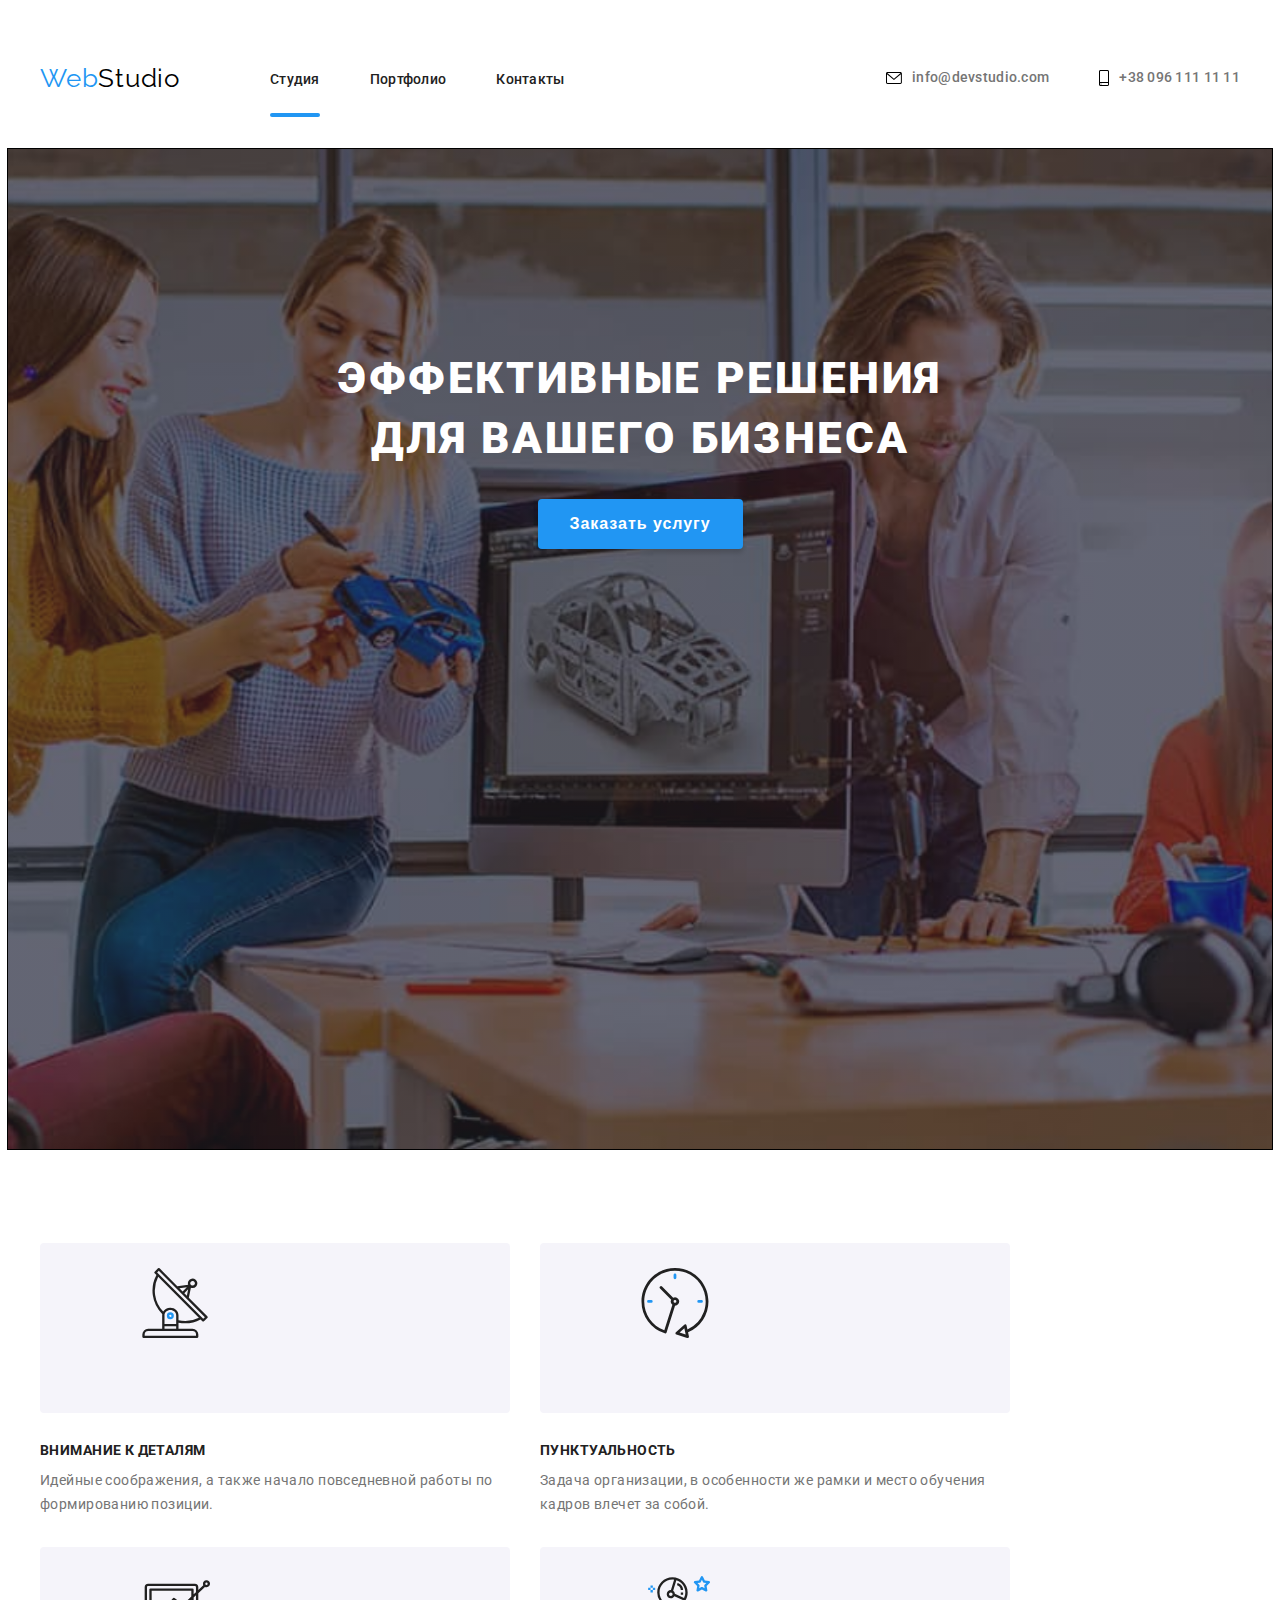
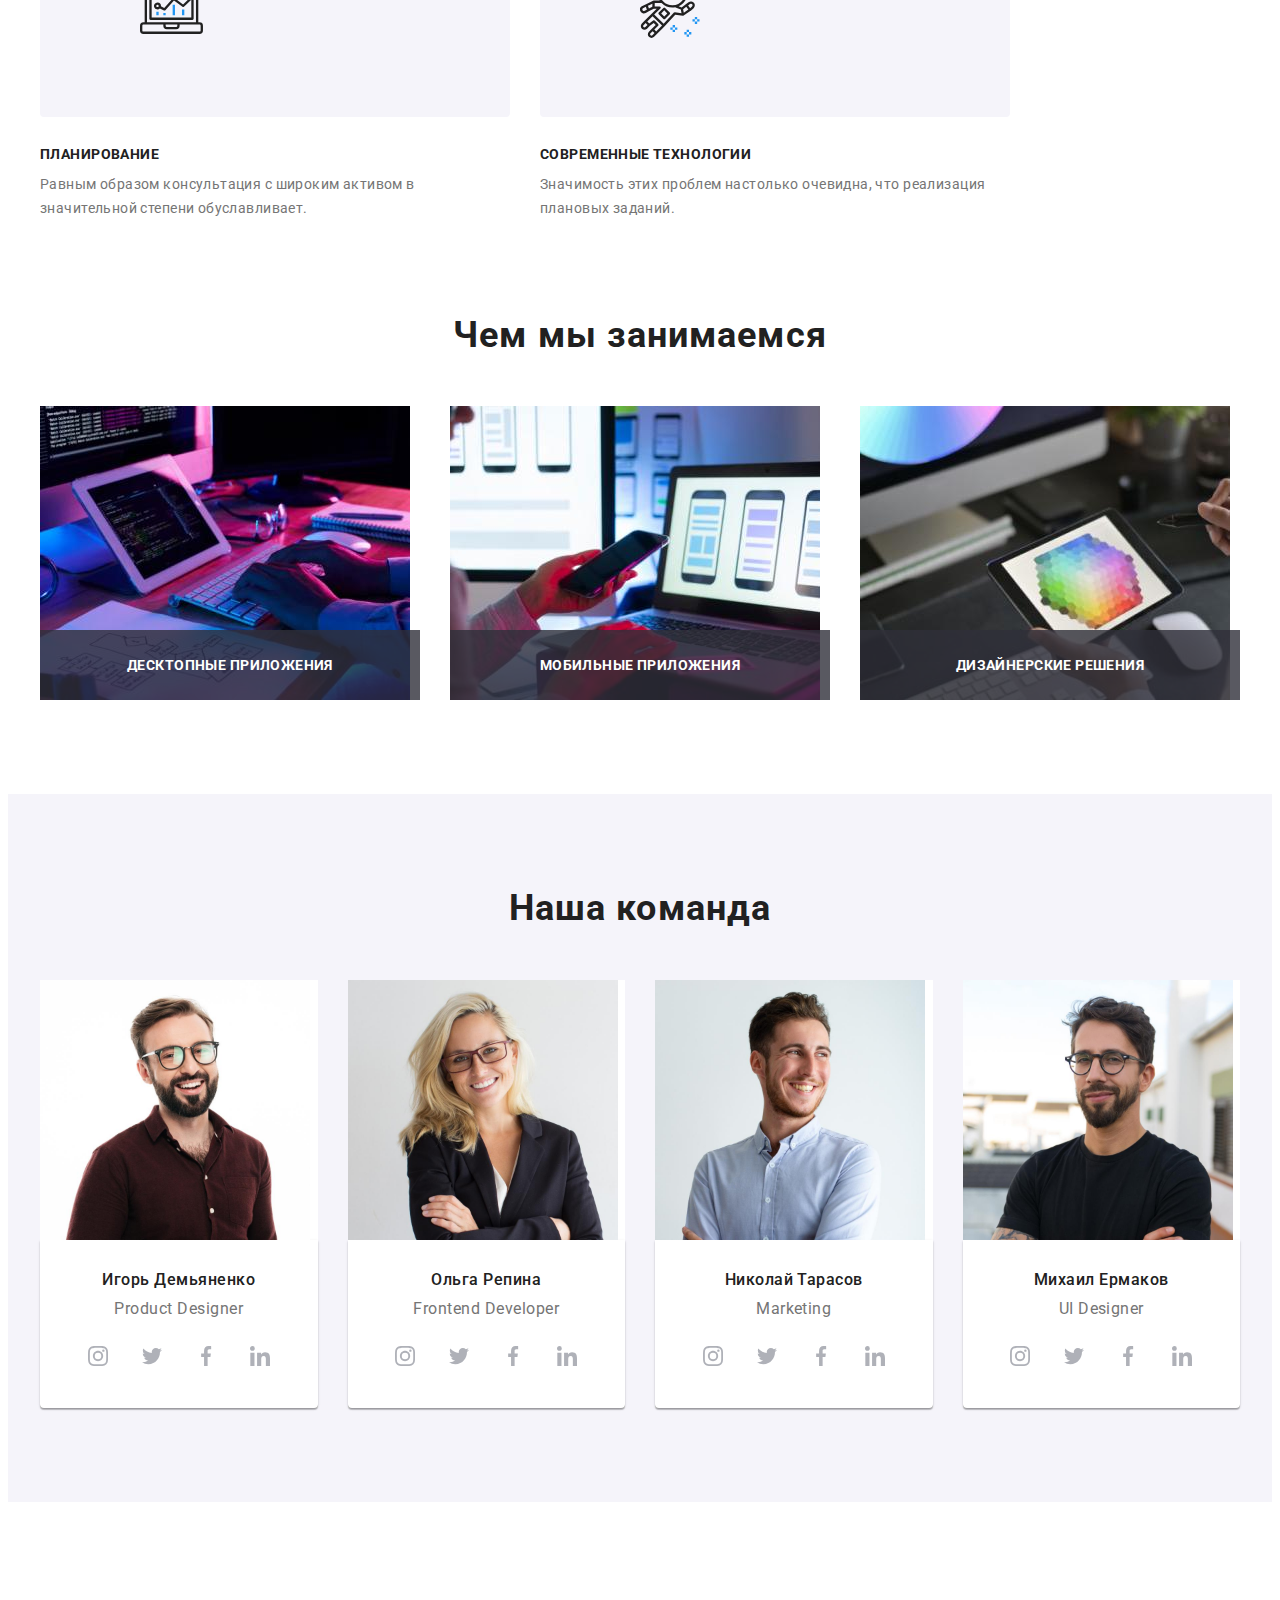
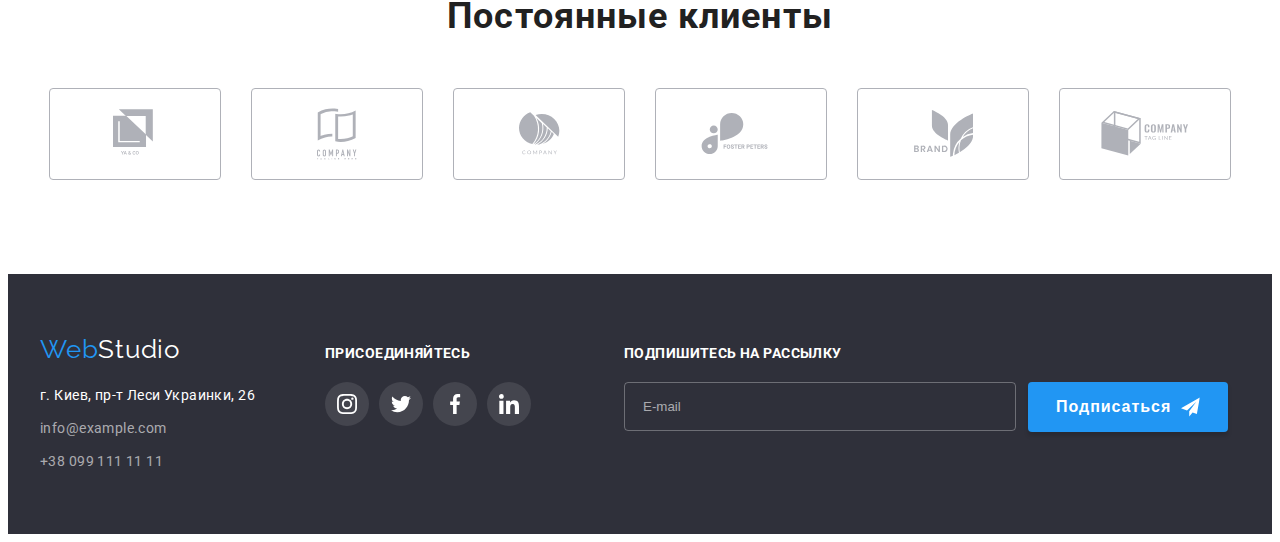
<file: index.html>
<!DOCTYPE html>
<html lang="en">
  <head>
    <meta charset="UTF-8" />
    <meta http-equiv="X-UA-Compatible" content="IE=edge" />
    <meta name="viewport" content="width=device-width, initial-scale=1.0" />
    <title>Document</title>
    <link
      rel="stylesheet"
      href="https://cdnjs.cloudflare.com/ajax/libs/modern-normalize/1.0.0/modern-normalize.css"
      integrity="sha512-Zx6MlUMKSVJoQ+83OwhdILe8cSEsCzfqThJd7J/VA2UrK6Ctj85p+xzqfyuNXE5B1k25uUdmJ2OzItbBy9GHAQ=="
      crossorigin="anonymous"
    />
    <link rel="preconnect" href="https://fonts.gstatic.com" />
    <link
      href="https://fonts.googleapis.com/css2?family=Raleway:wght@700&family=Roboto:wght@400;500;700;900&display=swap"
      rel="stylesheet"
    />
    <link rel="stylesheet" href="./css/main.min.css" />
  </head>
  <body>
    <header class="header">
      <div class="сontainer">
        <nav class="navigation">
          <a class="logo link" href="./index.html"
            >Web<span class="logo__text">Studio</span></a
          >
          <ul class="navigation__list list">
            <li class="navigation__item">
              <a
                class="navigation__link navigation__link--active link"
                href="./index.html"
                >Студия</a
              >
            </li>
            <li class="navigation__item">
              <a class="navigation__link link" href="./portfolio.html"
                >Портфолио</a
              >
            </li>
            <li class="navigation__item">
              <a class="navigation__link link" href="">Контакты</a>
            </li>
          </ul>
        </nav>
        <ul class="contact-set list">
          <li class="contact-set__item">
            <a
              class="contact-set__data link"
              href="mailto:info@devstudio.com"
              lang="en"
            >
              <svg class="contact-set__icon" width="16" height="12">
                <use href="./images/symbol-defs.svg#icon-envelope"></use>
              </svg>
              info@devstudio.com</a
            >
          </li>
          <li class="contact-set__item">
            <a class="contact-set__data link" href="tel:+380961111111">
              <svg class="contact-set__icon" width="10" height="16">
                <use href="./images/symbol-defs.svg#icon-smartphone"></use>
              </svg>
              +38 096 111 11 11</a
            >
          </li>
        </ul>
      </div>
    </header>
    <!-- HERO -->
    <section class="hero">
      <div class="сontainer">
        <h1 class="hero__title">Эффективные решения для вашего бизнеса</h1>
        <button class="modal-btn" data-modal-open>Заказать услугу</button>
      </div>
    </section>

    <!-- FEATURE-->
    <section class="feature">
      <div class="сontainer">
        <h2 class="visually-hidden">Особенности</h2>
        <ul class="feature-set list">
          <li class="feature-set__item">
            <div class="feature-set__thumb">
              <svg class="feature-set__icon" width="70" height="70">
                <use href="./images/symbol-defs.svg#icon-antenna-1"></use>
              </svg>
            </div>
            <div class="feature-set__wrapper">
              <h3 class="feature-set__name">Внимание к деталям</h3>
              <p class="feature-set__text">
                Идейные соображения, а также начало повседневной работы по
                формированию позиции.
              </p>
            </div>
          </li>
          <li class="feature-set__item">
            <div class="feature-set__thumb">
              <svg class="feature-set__icon" width="70" height="70">
                <use href="./images/symbol-defs.svg#icon-clock-1"></use>
              </svg>
            </div>
            <div class="feature-set__wrapper">
              <h3 class="feature-set__name">Пунктуальность</h3>
              <p class="feature-set__text">
                Задача организации, в особенности же рамки и место обучения
                кадров влечет за собой.
              </p>
            </div>
          </li>
          <li class="feature-set__item">
            <div class="feature-set__thumb">
              <svg class="feature-set__icon" width="70" height="70">
                <use href="./images/symbol-defs.svg#icon-diagram-1"></use>
              </svg>
            </div>
            <div class="feature-set__wrapper">
              <h3 class="feature-set__name">Планирование</h3>
              <p class="feature-set__text">
                Равным образом консультация с широким активом в значительной
                степени обуславливает.
              </p>
            </div>
          </li>
          <li class="feature-set__item">
            <div class="feature-set__thumb">
              <svg class="feature-set__icon" width="70" height="70">
                <use href="./images/symbol-defs.svg#icon-astronaut-1"></use>
              </svg>
            </div>
            <div class="feature-set__wrapper">
              <h3 class="feature-set__name">Современные технологии</h3>
              <p class="feature-set__text">
                Значимость этих проблем настолько очевидна, что реализация
                плановых заданий.
              </p>
            </div>
          </li>
        </ul>
      </div>
    </section>

    <!-- GALLERY -->
    <section class="gallery">
      <div class="сontainer">
        <h2 class="title">Чем мы занимаемся</h2>
        <ul class="gallery-set list">
          <li class="gallery-set__item">
            <img
              class="gallery__image"
              src="./images/gallery/box_1.jpg"
              alt="руки печатают текст"
              width="370"
              height="294"
            />
            <div class="gallery-set__label">
              <p class="gallery-set__name">Десктопные приложения</p>
            </div>
          </li>
          <li class="gallery-set__item">
            <img
              class="gallery__image"
              src="./images/gallery/box_2.jpg"
              alt="руки держат телефон"
              width="370"
              height="294"
            />
            <div class="gallery-set__label">
              <p class="gallery-set__name">Мобильные приложения</p>
            </div>
          </li>
          <li class="gallery-set__item">
            <img
              class="gallery__image"
              src="./images/gallery/box_3.jpg"
              alt="руки держат планшет"
              width="370"
              height="294"
            />
            <div class="gallery-set__label">
              <p class="gallery-set__name">Дизайнерские решения</p>
            </div>
          </li>
        </ul>
      </div>
    </section>

    <!-- TEAM -->
    <section class="team">
      <div class="сontainer">
        <h2 class="title">Наша команда</h2>
        <ul class="team-set list">
          <li class="team-set__item">
            <img
              class="team-set__image"
              src="./images/team/img.ihor.jpg"
              alt="Игорь Демьяненко"
              width="270"
              height="260"
            />
            <div class="team-member">
              <h4 class="team-member__name">Игорь Демьяненко</h4>
              <p class="team-member__position" lang="en">Product Designer</p>
              <ul class="social-network list">
                <li class="social-network__item">
                  <a href="" class="social-network__link">
                    <svg class="social-network__icon" width="20" height="20">
                      <use
                        href="./images/symbol-defs.svg#icon-instagram-2"
                      ></use>
                    </svg>
                  </a>
                </li>
                <li class="social-network__item">
                  <a href="" class="social-network__link">
                    <svg class="social-network__icon" width="20" height="20">
                      <use href="./images/symbol-defs.svg#icon-twitter-1"></use>
                    </svg>
                  </a>
                </li>
                <li class="social-network__item">
                  <a href="" class="social-network__link">
                    <svg class="social-network__icon" width="20" height="20">
                      <use
                        href="./images/symbol-defs.svg#icon-facebook-1"
                      ></use>
                    </svg>
                  </a>
                </li>
                <li class="social-network__item">
                  <a href="" class="social-network__link">
                    <svg class="social-network__icon" width="20" height="20">
                      <use
                        href="./images/symbol-defs.svg#icon-linkedin-1"
                      ></use>
                    </svg>
                  </a>
                </li>
              </ul>
            </div>
          </li>
          <li class="team-set__item">
            <img
              class="team-set__image"
              src="./images/team/img.olha.jpg"
              alt="Ольга Репина"
              width="270"
              height="260"
            />
            <div class="team-member">
              <h4 class="team-member__name">Ольга Репина</h4>
              <p class="team-member__position" lang="en">Frontend Developer</p>
              <ul class="social-network list">
                <li class="social-network__item">
                  <a href="" class="social-network__link">
                    <svg class="social-network__icon" width="20" height="20">
                      <use
                        href="./images/symbol-defs.svg#icon-instagram-2"
                      ></use>
                    </svg>
                  </a>
                </li>
                <li class="social-network__item">
                  <a href="" class="social-network__link">
                    <svg class="social-network__icon" width="20" height="20">
                      <use href="./images/symbol-defs.svg#icon-twitter-1"></use>
                    </svg>
                  </a>
                </li>
                <li class="social-network__item">
                  <a href="" class="social-network__link">
                    <svg class="social-network__icon" width="20" height="20">
                      <use
                        href="./images/symbol-defs.svg#icon-facebook-1"
                      ></use>
                    </svg>
                  </a>
                </li>
                <li class="social-network__item">
                  <a href="" class="social-network__link">
                    <svg class="social-network__icon" width="20" height="20">
                      <use
                        href="./images/symbol-defs.svg#icon-linkedin-1"
                      ></use>
                    </svg>
                  </a>
                </li>
              </ul>
            </div>
          </li>
          <li class="team-set__item">
            <img
              class="team-set__image"
              src="./images/team/img.nikolay.jpg"
              alt="Николай Тарасов"
              width="270"
              height="260"
            />
            <div class="team-member">
              <h4 class="team-member__name">Николай Тарасов</h4>
              <p class="team-member__position" lang="en">Marketing</p>
              <ul class="social-network list">
                <li class="social-network__item">
                  <a href="" class="social-network__link">
                    <svg class="social-network__icon" width="20" height="20">
                      <use
                        href="./images/symbol-defs.svg#icon-instagram-2"
                      ></use>
                    </svg>
                  </a>
                </li>
                <li class="social-network__item">
                  <a href="" class="social-network__link">
                    <svg class="social-network__icon" width="20" height="20">
                      <use href="./images/symbol-defs.svg#icon-twitter-1"></use>
                    </svg>
                  </a>
                </li>
                <li class="social-network__item">
                  <a href="" class="social-network__link">
                    <svg class="social-network__icon" width="20" height="20">
                      <use
                        href="./images/symbol-defs.svg#icon-facebook-1"
                      ></use>
                    </svg>
                  </a>
                </li>
                <li class="social-network__item">
                  <a href="" class="social-network__link">
                    <svg class="social-network__icon" width="20" height="20">
                      <use
                        href="./images/symbol-defs.svg#icon-linkedin-1"
                      ></use>
                    </svg>
                  </a>
                </li>
              </ul>
            </div>
          </li>
          <li class="team-set__item">
            <img
              class="team-set__image"
              src="./images/team/img.mihail.jpg"
              alt="Михаил Ермаков"
              width="270"
              height="260"
            />
            <div class="team-member">
              <h4 class="team-member__name">Михаил Ермаков</h4>
              <p class="team-member__position" lang="en">UI Designer</p>
              <ul class="social-network list">
                <li class="social-network__item">
                  <a href="" class="social-network__link">
                    <svg class="social-network__icon" width="20" height="20">
                      <use
                        href="./images/symbol-defs.svg#icon-instagram-2"
                      ></use>
                    </svg>
                  </a>
                </li>
                <li class="social-network__item">
                  <a href="" class="social-network__link">
                    <svg class="social-network__icon" width="20" height="20">
                      <use href="./images/symbol-defs.svg#icon-twitter-1"></use>
                    </svg>
                  </a>
                </li>
                <li class="social-network__item">
                  <a href="" class="social-network__link">
                    <svg class="social-network__icon" width="20" height="20">
                      <use
                        href="./images/symbol-defs.svg#icon-facebook-1"
                      ></use>
                    </svg>
                  </a>
                </li>
                <li class="social-network__item">
                  <a href="" class="social-network__link">
                    <svg class="social-network__icon" width="20" height="20">
                      <use
                        href="./images/symbol-defs.svg#icon-linkedin-1"
                      ></use>
                    </svg>
                  </a>
                </li>
              </ul>
            </div>
          </li>
        </ul>
      </div>
    </section>

    <!-- CLIENTS -->
    <section class="clients">
      <div class="сontainer">
        <h2 class="title">Постоянные клиенты</h2>
        <ul class="client-set list">
          <li class="client-set__item">
            <a href="" class="client-set__link">
              <svg class="client-set__icon" width="44" height="49">
                <use href="./images/symbol-defs.svg#icon-logo-1"></use>
              </svg>
            </a>
          </li>
          <li class="client-set__item">
            <a href="" class="client-set__link">
              <svg class="client-set__icon" width="40" height="52">
                <use href="./images/symbol-defs.svg#icon-logo-2"></use>
              </svg>
            </a>
          </li>
          <li class="client-set__item">
            <a href="" class="client-set__link">
              <svg class="client-set__icon" width="41" height="43">
                <use href="./images/symbol-defs.svg#icon-Object"></use>
              </svg>
            </a>
          </li>
          <li class="client-set__item">
            <a href="" class="client-set__link">
              <svg class="client-set__icon" width="80" height="42">
                <use href="./images/symbol-defs.svg#icon-logo-4"></use>
              </svg>
            </a>
          </li>
          <li class="client-set__item">
            <a href="" class="client-set__link">
              <svg class="client-set__icon" width="59" height="47">
                <use href="./images/symbol-defs.svg#icon-logo-5"></use>
              </svg>
            </a>
          </li>
          <li class="client-set__item">
            <a href="" class="client-set__link">
              <svg class="client-set__icon" width="88" height="45">
                <use href="./images/symbol-defs.svg#icon-Object-1"></use>
              </svg>
            </a>
          </li>
        </ul>
      </div>
    </section>
    <footer class="footer">
      <div class="сontainer">
        <address class="address">
          <ul class="footer-set">
            <li class="footer-set__item list">
              <a class="logo link" href=""
                >Web<span class="logo__text--inverse">Studio</span></a
              >
              <ul class="contact-set list">
                <li class="contact-set__item physical-address">
                  <a
                    class="contact-set__address link"
                    href="https://goo.gl/maps/xni3tXPqySoQr7AT8"
                    target="_blank"
                    rel="noopener noreferrer"
                  >
                    <span class="physical-address"
                      >г. Киев, пр-т Леси Украинки, 26</span
                    >
                  </a>
                </li>
                <li class="contact-set__item">
                  <a
                    class="contact-set__link link"
                    href="mailto:info@example.com"
                    lang="en"
                    >info@example.com</a
                  >
                </li>
                <li class="contact-set__item">
                  <a class="contact-set__link link" href="tel:+380961111111"
                    >+38 099 111 11 11</a
                  >
                </li>
              </ul>
            </li>
            <li class="footer-set__item list">
              <p class="footer-set__appeal">присоединяйтесь</p>
              <ul class="footer-invitation list">
                <li class="footer-invitation__item">
                  <a href="" class="footer-invitation__link">
                    <svg class="footer-invitation__icon" width="20" height="20">
                      <use
                        href="./images/symbol-defs.svg#icon-instagram-2"
                      ></use>
                    </svg>
                  </a>
                </li>
                <li class="footer-invitation__item">
                  <a href="" class="footer-invitation__link">
                    <svg class="footer-invitation__icon" width="20" height="20">
                      <use href="./images/symbol-defs.svg#icon-twitter-1"></use>
                    </svg>
                  </a>
                </li>
                <li class="footer-invitation__item">
                  <a href="" class="footer-invitation__link">
                    <svg class="footer-invitation__icon" width="20" height="20">
                      <use
                        href="./images/symbol-defs.svg#icon-facebook-1"
                      ></use>
                    </svg>
                  </a>
                </li>
                <li class="footer-invitation__item">
                  <a href="" class="footer-invitation__link">
                    <svg class="footer-invitation__icon" width="20" height="20">
                      <use
                        href="./images/symbol-defs.svg#icon-linkedin-1"
                      ></use>
                    </svg>
                  </a>
                </li>
              </ul>
            </li>
            <li class="footer-set__item list">
              <p class="footer-set__subscription">Подпишитесь на рассылку</p>
              <div class="subsciption">
                <form class="subsciption__field">
                  <label for="mail"></label>
                  <input
                    type="email"
                    name="mail"
                    id="mail"
                    class="subsciption__input"
                    placeholder="E-mail"
                  />
                </form>
                <button class="subscription__button">
                  Подписаться
                  <svg class="subscription__icon" width="24" height="24">
                    <use href="./images/symbol-defs.svg#icon-icon-send"></use>
                  </svg>
                </button>
              </div>
            </li>
          </ul>
        </address>
      </div>
    </footer>

    <!--MODAL WINDOW-->
    <div class="backdrop is-hidden" data-modal>
      <div class="modal">
        <button type="button" class="modal__close-btn" data-modal-close>
          <svg width="18px" height="18px">
            <use
              href="./images/symbol-defs.svg#icon-close-black-18dp-2-1"
            ></use>
          </svg>
        </button>
        <p class="modal__title">Оставьте свои данные, мы вам перезвоним</p>
        <form action="#" class="modal-form" autocomplete="off">
          <label class="modal-form__label">
            Имя
            <span class="modal-form__wrapper">
              <input
                type="text"
                name="user-name"
                class="modal-form__input"
                required
                minlength="2"
              />
              <svg class="modal-form__icon" width="18px" height="18px">
                <use
                  href="./images/symbol-defs.svg#icon-person-black-18dp-1"
                ></use>
              </svg>
            </span>
          </label>

          <label class="modal-form__label">
            Телефон
            <span class="modal-form__wrapper">
              <input
                type="tel"
                name="user-phone"
                class="modal-form__input"
                required
                pattern="[0-9]{3}-[0-9]{3}-[0-9]{2}-[0-9]{2}"
                title="096-111-11-11"
              />
              <svg class="modal-form__icon" width="18px" height="18px">
                <use
                  href="./images/symbol-defs.svg#icon-phone-black-18dp-1"
                ></use>
              </svg>
            </span>
          </label>

          <label class="modal-form__label">
            Почта
            <span class="modal-form__wrapper">
              <input type="email" name="user-mail" class="modal-form__input" />
              <svg class="modal-form__icon" width="18px" height="18px">
                <use
                  href="./images/symbol-defs.svg#icon-email-black-18dp-1"
                ></use>
              </svg>
            </span>
          </label>

          <label class="modal-form__label">
            Комментарий
            <textarea
              name="user-message"
              class="modal-form__textarea"
              placeholder="Введите текст"
            ></textarea>
          </label>

          <div class="modal-form__checkbox">
            <input
              type="checkbox"
              id="user-term"
              name="user-term"
              class="modal-form__check visually-hidden"
            />
            <label for="user-term" class="modal-form__term">
              Соглашаюсь с рассылкой и принимаю&nbsp;<a
                href=""
                class="modal-form__link"
                >Условия договора</a
              ></label
            >
          </div>

          <button class="modal-btn" type="submit">Отправить</button>
        </form>
      </div>
    </div>

    <!--JAWA SCRIPTS-->
    <script src="./js/modal.js"></script>
  </body>
</html>
</file>
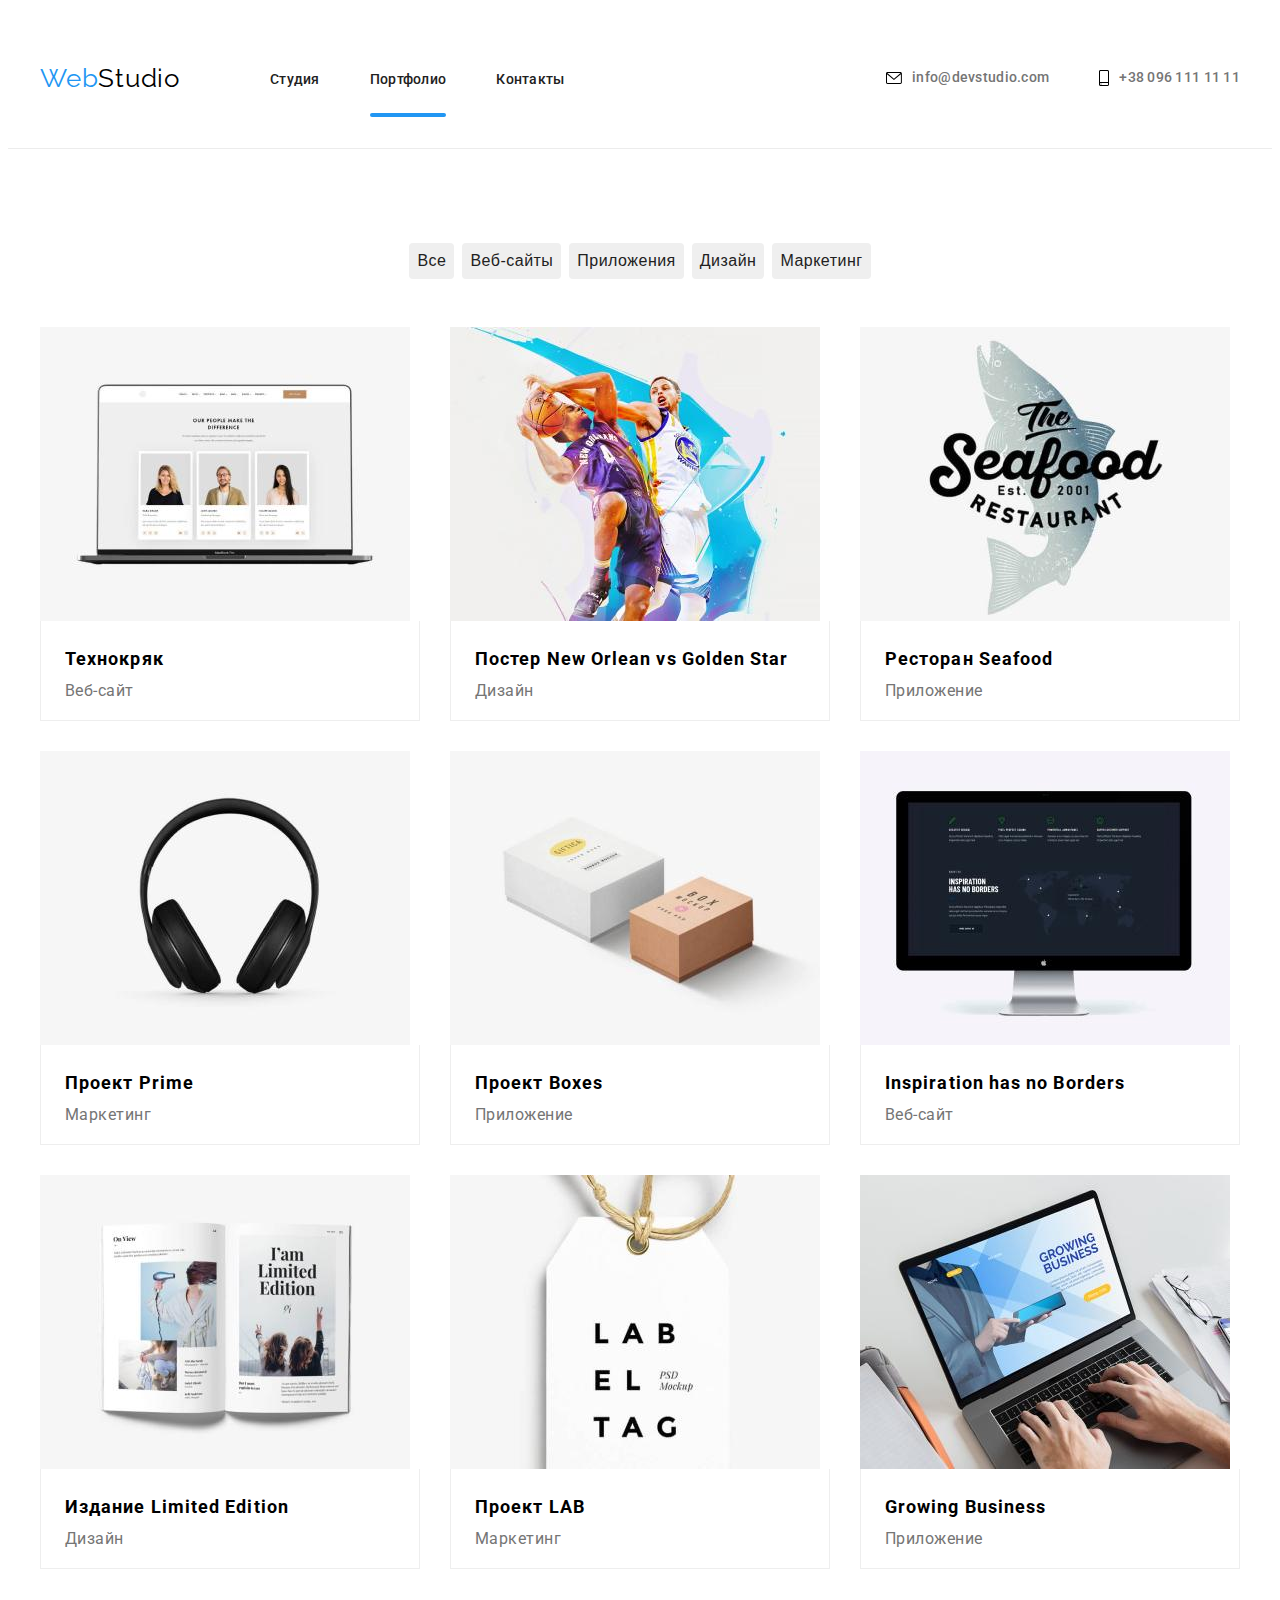
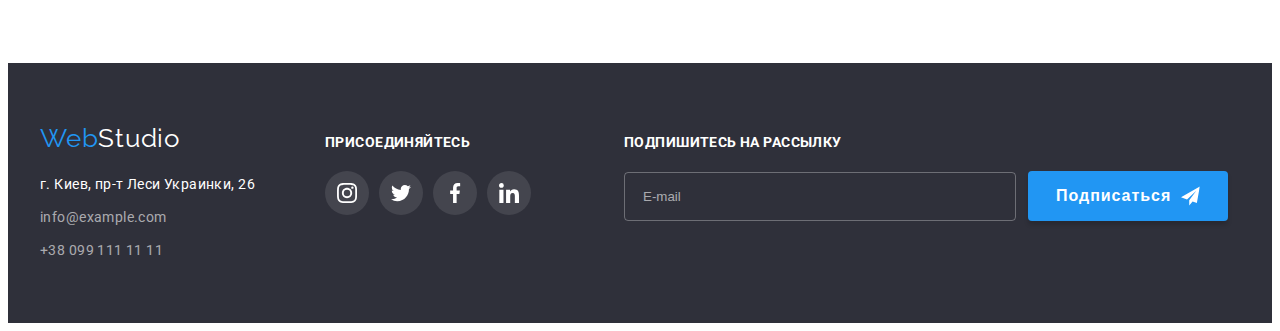
<file: portfolio.html>
<!DOCTYPE html>
<html lang="en">
  <head>
    <meta charset="UTF-8" />
    <meta http-equiv="X-UA-Compatible" content="IE=edge" />
    <meta name="viewport" content="width=device-width, initial-scale=1.0" />
    <title>Document</title>
    <link
      rel="stylesheet"
      href="https://cdnjs.cloudflare.com/ajax/libs/modern-normalize/1.0.0/modern-normalize.css"
      integrity="sha512-Zx6MlUMKSVJoQ+83OwhdILe8cSEsCzfqThJd7J/VA2UrK6Ctj85p+xzqfyuNXE5B1k25uUdmJ2OzItbBy9GHAQ=="
      crossorigin="anonymous"
    />
    <link rel="preconnect" href="https://fonts.gstatic.com" />
    <link
      href="https://fonts.googleapis.com/css2?family=Raleway:wght@700&family=Roboto:wght@400;500;700;900&display=swap"
      rel="stylesheet"
    />
    <link rel="stylesheet" href="./css/main.min.css" />
  </head>
  <body>
    <header class="header">
      <div class="сontainer">
        <nav class="navigation">
          <a class="logo link" href="./index.html"
            >Web<span class="logo__text">Studio</span></a
          >
          <ul class="navigation__list list">
            <li class="navigation__item">
              <a class="navigation__link link" href="./index.html">Студия</a>
            </li>
            <li class="navigation__item">
              <a
                class="navigation__link navigation__link--active link"
                href="./portfolio.html"
                >Портфолио</a
              >
            </li>
            <li class="navigation__item">
              <a class="navigation__link link" href="">Контакты</a>
            </li>
          </ul>
        </nav>
        <ul class="contact-set list">
          <li class="contact-set__item">
            <a
              class="contact-set__data link"
              href="mailto:info@devstudio.com"
              lang="en"
            >
              <svg class="contact-set__icon" width="16" height="12">
                <use href="./images/symbol-defs.svg#icon-envelope"></use>
              </svg>
              info@devstudio.com</a
            >
          </li>
          <li class="contact-set__item">
            <a class="contact-set__data link" href="tel:+380961111111">
              <svg class="contact-set__icon" width="10" height="16">
                <use href="./images/symbol-defs.svg#icon-smartphone"></use>
              </svg>
              +38 096 111 11 11</a
            >
          </li>
        </ul>
      </div>
    </header>
    <main>
      <!--PORTFOLIO-->
      <section class="portfolio">
        <div class="сontainer">
          <h2 class="visually-hidden">Портфолио</h2>
          <ul class="filter list">
            <li class="filter__item">
              <button type="button" class="filter__button">Все</button>
            </li>
            <li class="filter__item">
              <button type="button" class="filter__button">Веб-сайты</button>
            </li>
            <li class="filter__item">
              <button type="button" class="filter__button">Приложения</button>
            </li>
            <li class="filter__item">
              <button type="button" class="filter__button">Дизайн</button>
            </li>
            <li class="filter__item">
              <button type="button" class="filter__button">Маркетинг</button>
            </li>
          </ul>
          <h2 class="visually-hidden">Проекты</h2>
          <ul class="portfolio-set list">
            <li class="portfolio-set__item">
              <a href=""></a>
              <div class="portfolio-set__thumb">
                <img
                  class="portfolio-set__image"
                  src="./images/portfolio/img_1.jpg"
                  alt="Технокряк"
                  width="370"
                  height="294"
                />
                <p class="portfolio-set__text">
                  Технокряк это современная площадка распространения
                  коронавируса. Компании используют эту платформу для цифрового
                  шпионажа и атак на защищённые сервера конкурентов.
                </p>
              </div>
              <div class="portfolio-set__article">
                <h3 class="portfolio-set__title">Технокряк</h3>
                <p class="portfolio-set__description">Веб-сайт</p>
              </div>
            </li>
            <li class="portfolio-set__item">
              <a href=""></a>
              <div class="portfolio-set__thumb">
                <img
                  class="portfolio-set__image"
                  src="./images/portfolio/img_2.jpg"
                  alt="Постер New Orlean vs Golden Star"
                  width="370"
                  height="294"
                />
                <p class="portfolio-set__text">
                  Технокряк это современная площадка распространения
                  коронавируса. Компании используют эту платформу для цифрового
                  шпионажа и атак на защищённые сервера конкурентов.
                </p>
              </div>
              <div class="portfolio-set__article">
                <h3 class="portfolio-set__title">
                  Постер New Orlean vs Golden Star
                </h3>
                <p class="portfolio-set__description">Дизайн</p>
              </div>
            </li>
            <li class="portfolio-set__item">
              <a href=""></a>
              <div class="portfolio-set__thumb">
                <img
                  class="portfolio-set__image"
                  src="./images/portfolio/img_3.jpg"
                  alt="Ресторан Seafood"
                  width="370"
                  height="294"
                />
                <p class="portfolio-set__text">
                  Технокряк это современная площадка распространения
                  коронавируса. Компании используют эту платформу для цифрового
                  шпионажа и атак на защищённые сервера конкурентов.
                </p>
              </div>
              <div class="portfolio-set__article">
                <h3 class="portfolio-set__title">Ресторан Seafood</h3>
                <p class="portfolio-set__description">Приложение</p>
              </div>
            </li>
            <li class="portfolio-set__item">
              <a href=""></a>
              <div class="portfolio-set__thumb">
                <img
                  class="portfolio-set__image"
                  src="./images/portfolio/img_4.jpg"
                  alt="Проект Prime"
                  width="370"
                  height="294"
                />
                <p class="portfolio-set__text">
                  Технокряк это современная площадка распространения
                  коронавируса. Компании используют эту платформу для цифрового
                  шпионажа и атак на защищённые сервера конкурентов.
                </p>
              </div>
              <div class="portfolio-set__article">
                <h3 class="portfolio-set__title">Проект Prime</h3>
                <p class="portfolio-set__description">Маркетинг</p>
              </div>
            </li>
            <li class="portfolio-set__item">
              <a href=""></a>
              <div class="portfolio-set__thumb">
                <img
                  class="portfolio-set__image"
                  src="./images/portfolio/img_5.jpg"
                  alt="Проект Boxes"
                  width="370"
                  height="294"
                />
                <p class="portfolio-set__text">
                  Технокряк это современная площадка распространения
                  коронавируса. Компании используют эту платформу для цифрового
                  шпионажа и атак на защищённые сервера конкурентов.
                </p>
              </div>
              <div class="portfolio-set__article">
                <h3 class="portfolio-set__title">Проект Boxes</h3>
                <p class="portfolio-set__description">Приложение</p>
              </div>
            </li>
            <li class="portfolio-set__item">
              <a href=""></a>
              <div class="portfolio-set__thumb">
                <img
                  class="portfolio-set__image"
                  src="./images/portfolio/img_6.jpg"
                  alt="Inspiration has no Borders"
                  width="370"
                  height="294"
                />
                <p class="portfolio-set__text">
                  Технокряк это современная площадка распространения
                  коронавируса. Компании используют эту платформу для цифрового
                  шпионажа и атак на защищённые сервера конкурентов.
                </p>
              </div>
              <div class="portfolio-set__article">
                <h3 class="portfolio-set__title">Inspiration has no Borders</h3>
                <p class="portfolio-set__description">Веб-сайт</p>
              </div>
            </li>
            <li class="portfolio-set__item">
              <a href=""></a>
              <div class="portfolio-set__thumb">
                <img
                  class="portfolio-set__image"
                  src="./images/portfolio/img_7.jpg"
                  alt="Inspiration has no Borders"
                  width="370"
                  height="294"
                />
                <p class="portfolio-set__text">
                  Технокряк это современная площадка распространения
                  коронавируса. Компании используют эту платформу для цифрового
                  шпионажа и атак на защищённые сервера конкурентов.
                </p>
              </div>
              <div class="portfolio-set__article">
                <h3 class="portfolio-set__title">Издание Limited Edition</h3>
                <p class="portfolio-set__description">Дизайн</p>
              </div>
            </li>
            <li class="portfolio-set__item">
              <a href=""></a>
              <div class="portfolio-set__thumb">
                <img
                  class="portfolio-set__image"
                  src="./images/portfolio/img_8.jpg"
                  alt="Проект LAB"
                  width="370"
                  height="294"
                />
                <p class="portfolio-set__text">
                  Технокряк это современная площадка распространения
                  коронавируса. Компании используют эту платформу для цифрового
                  шпионажа и атак на защищённые сервера конкурентов.
                </p>
              </div>
              <div class="portfolio-set__article">
                <h3 class="portfolio-set__title">Проект LAB</h3>
                <p class="portfolio-set__description">Маркетинг</p>
              </div>
            </li>
            <li class="portfolio-set__item">
              <a href=""></a>
              <div class="portfolio-set__thumb">
                <img
                  class="portfolio-set__image"
                  src="./images/portfolio/img_9.jpg"
                  alt="Growing Business"
                  width="370"
                  height="294"
                />
                <p class="portfolio-set__text">
                  Технокряк это современная площадка распространения
                  коронавируса. Компании используют эту платформу для цифрового
                  шпионажа и атак на защищённые сервера конкурентов.
                </p>
              </div>
              <div class="portfolio-set__article">
                <h3 class="portfolio-set__title">Growing Business</h3>
                <p class="portfolio-set__description">Приложение</p>
              </div>
            </li>
          </ul>
        </div>
      </section>
    </main>
    <footer class="footer">
      <div class="сontainer">
        <address class="address">
          <ul class="footer-set">
            <li class="footer-set__item list">
              <a class="logo link" href=""
                >Web<span class="logo__text--inverse">Studio</span></a
              >
              <ul class="contact-set list">
                <li class="contact-set__item physical-address">
                  <a
                    class="contact-set__address link"
                    href="https://goo.gl/maps/xni3tXPqySoQr7AT8"
                    target="_blank"
                    rel="noopener noreferrer"
                  >
                    <span class="physical-address"
                      >г. Киев, пр-т Леси Украинки, 26</span
                    >
                  </a>
                </li>
                <li class="contact-set__item">
                  <a
                    class="contact-set__link link"
                    href="mailto:info@example.com"
                    lang="en"
                    >info@example.com</a
                  >
                </li>
                <li class="contact-set__item">
                  <a class="contact-set__link link" href="tel:+380961111111"
                    >+38 099 111 11 11</a
                  >
                </li>
              </ul>
            </li>
            <li class="footer-set__item list">
              <p class="footer-set__appeal">присоединяйтесь</p>
              <ul class="footer-invitation list">
                <li class="footer-invitation__item">
                  <a href="" class="footer-invitation__link">
                    <svg class="footer-invitation__icon" width="20" height="20">
                      <use
                        href="./images/symbol-defs.svg#icon-instagram-2"
                      ></use>
                    </svg>
                  </a>
                </li>
                <li class="footer-invitation__item">
                  <a href="" class="footer-invitation__link">
                    <svg class="footer-invitation__icon" width="20" height="20">
                      <use href="./images/symbol-defs.svg#icon-twitter-1"></use>
                    </svg>
                  </a>
                </li>
                <li class="footer-invitation__item">
                  <a href="" class="footer-invitation__link">
                    <svg class="footer-invitation__icon" width="20" height="20">
                      <use
                        href="./images/symbol-defs.svg#icon-facebook-1"
                      ></use>
                    </svg>
                  </a>
                </li>
                <li class="footer-invitation__item">
                  <a href="" class="footer-invitation__link">
                    <svg class="footer-invitation__icon" width="20" height="20">
                      <use
                        href="./images/symbol-defs.svg#icon-linkedin-1"
                      ></use>
                    </svg>
                  </a>
                </li>
              </ul>
            </li>
            <li class="footer-set__item list">
              <p class="footer-set__subscription">Подпишитесь на рассылку</p>
              <div class="subsciption">
                <form class="subsciption__field">
                  <label for="mail"></label>
                  <input
                    type="email"
                    name="mail"
                    id="mail"
                    placeholder="E-mail"
                    class="subsciption__input"
                  />
                </form>
                <button class="subscription__button">
                  Подписаться
                  <svg class="subscription__icon" width="24" height="24">
                    <use href="./images/symbol-defs.svg#icon-icon-send"></use>
                  </svg>
                </button>
              </div>
            </li>
          </ul>
        </address>
      </div>
    </footer>
  </body>
</html>
</file>
<file: css/main.min.css>
:root{--main-font: 'Roboto', sans-serif;--secondary-font: 'Raleway', sans-serif;--accent-color: #2196f3;--main-text-color: #212121;--secondary-text-color: #ffffff;--section-ptb: 94px;--section-mrg: 50px}body{font-family:var(--main-font);background-color:var(--secondary-text-color)}h1,h2,h3,h4,h5,h6,p{margin:0}ul{margin:0;padding:0}img{display:block}.link{text-decoration:none}.list{list-style:none}.address{font-style:normal}.visually-hidden{position:absolute !important;clip:rect(1px 1px 1px 1px);clip:rect(1px, 1px, 1px, 1px);padding:0 !important;border:0 !important;height:1px !important;width:1px !important;overflow:hidden}.сontainer{width:1200px;margin:0 auto;padding-left:15px;padding-right:15px}.modal-btn{color:var(--secondary-text-color);background-color:var(--accent-color);font-weight:700;font-size:16px;line-height:1.87;letter-spacing:0.06em;border-radius:4px;min-width:200px;padding:10px 32px;box-shadow:0px 4px 4px rgba(0,0,0,0.15);cursor:pointer;margin-top:30px;border:none;transition:background-color 250ms cubic-bezier(0.4, 0, 0.2, 1),color 250ms cubic-bezier(0.4, 0, 0.2, 1)}.modal-btn:hover,.modal-btn:focus{background-color:var(--accent-color);color:#ffffff}.title{color:var(--main-text-color);font-weight:bold;font-size:36px;line-height:1.16;text-align:center;letter-spacing:0.03em}.logo{color:var(--accent-color);font-family:var(--secondary-font);font-size:26px;line-height:1, 19;letter-spacing:0.03em}.logo__text{color:#000000;margin-right:90px}.logo__text--inverse{color:var(--secondary-text-color)}.contact-set{display:flex;align-items:center;margin-left:auto}.address .contact-set{display:block;margin-top:20px}.contact-set__item{font-weight:normal;font-size:14px;line-height:1.71;letter-spacing:0.03em}.contact-set__item:not(:last-child){margin-right:var(--section-mrg)}.contact-set__item .contact-set__link{color:rgba(255,255,255,0.6)}.address .contact-set .contact-set__item:not(:last-child){margin-bottom:9px;margin-right:0px}.contact-set__item .contact-set__address{color:var(--secondary-text-color)}.contact-set__data{color:#757575;font-weight:500;font-size:14px;line-height:1, 14;letter-spacing:0.02em;padding:31px 0;display:flex;align-items:center;transition:color 250ms cubic-bezier(0.4, 0, 0.2, 1),fill 250ms cubic-bezier(0.4, 0, 0.2, 1)}.contact-set__data:hover,.contact-set__data:focus{color:var(--accent-color);fill:var(--accent-color)}.contact-set__icon{display:block;margin-right:10px}.header{padding-top:30px;padding-bottom:30px;border-bottom:1px solid #ececec;height:80px;display:flex;align-items:center;justify-content:center}.header .сontainer{display:flex;align-items:center}.navigation{display:flex;align-items:center}.navigation__list{display:flex;align-items:center}.navigation__item:not(:last-child){margin-right:var(--section-mrg)}.navigation__link{color:var(--main-text-color);font-weight:500;font-size:14px;line-height:1, 14;letter-spacing:0.02em;transition:color 250ms cubic-bezier(0.4, 0, 0.2, 1);position:relative}.navigation__link:hover,.navigation__link:focus{color:var(--accent-color)}.navigation__link--active::after{content:'';position:absolute;display:block;left:0;bottom:0;width:100%;height:4px;border-radius:2px;background-color:var(--accent-color);transform:translatey(750%)}.hero{background:#2f303a;padding:200px 0;text-align:center;max-width:1600px;height:600px;margin-left:auto;margin-right:auto;outline:1px solid black;background-image:linear-gradient(to right, rgba(47,48,58,0.4), rgba(47,48,58,0.4)),url("../images/overlay.jpg");background-repeat:no-repeat;background-position:center;background-size:cover}.hero__title{color:var(--secondary-text-color);font-weight:900;font-size:44px;line-height:1.36;letter-spacing:0.06em;text-transform:uppercase;max-width:696px;margin:0 auto}.feature{padding-top:var(--section-ptb);padding-bottom:var(--section-ptb)}.feature-set{display:flex;flex-wrap:wrap;margin-left:-30px;margin-top:-30px}.feature-set__thumb{width:270px;height:120px;background-color:#f5f4fa;border-radius:4px;margin-bottom:30px;padding:25px 100px}.feature-set__item{flex-basis:calc(100% / 4 - 30px);margin-left:30px;margin-top:30px}.feature-set__name{color:var(--main-text-color);font-weight:bold;font-size:14px;line-height:1.14;letter-spacing:0.03em;text-transform:uppercase;margin-bottom:10px}.feature-set__text{color:#757575;font-weight:normal;font-size:14px;line-height:1.71;letter-spacing:0.03em}.gallery{padding-bottom:var(--section-ptb)}.gallery .title{margin-bottom:var(--section-mrg)}.gallery-set{display:flex;flex-wrap:wrap;margin-left:-30px;margin-top:-30px}.gallery-set__item{flex-basis:calc(100% / 3 - 30px);margin-left:30px;margin-top:30px;position:relative}.gallery-set__name{font-style:normal;font-weight:bold;font-size:14px;line-height:16px;text-align:center;letter-spacing:0.03em;text-transform:uppercase;color:var(--secondary-text-color)}.gallery-set__label{position:absolute;width:100%;height:70px;bottom:0;left:0;display:flex;align-items:center;justify-content:center;background-color:rgba(47,48,58,0.8)}.portfolio{margin-top:94px}.filter{display:flex;align-items:center;justify-content:center}.filter__item:not(:last-child){margin-right:8px;transition:background-color 250ms cubic-bezier(0.4, 0, 0.2, 1),box-shadow 250ms cubic-bezier(0.4, 0, 0.2, 1),border-radius 250ms cubic-bezier(0.4, 0, 0.2, 1)}.filter__item:hover,.filter__item:focus{background-color:var(--accent-color);box-shadow:0px 3px 1px rgba(0,0,0,0.1),0px 1px 2px rgba(0,0,0,0.08),0px 2px 2px rgba(0,0,0,0.12);border-radius:4px}.filter__button{color:var(--main-text-color);font-size:16px;font-weight:500;line-height:1.63em;letter-spacing:0.03em;border-radius:4px;padding:3px 6px;outline:none;border-width:2px;border-color:transparent;transition:background-color 250ms cubic-bezier(0.4, 0, 0.2, 1),color 250ms cubic-bezier(0.4, 0, 0.2, 1)}.filter__button:hover,.filter__button:focus{background-color:var(--accent-color);color:#ffffff;cursor:pointer}.portfolio-set{padding-top:48px;padding-bottom:var(--section-ptb);display:flex;flex-wrap:wrap;margin-left:-30px;margin-top:-30px}.portfolio-set__item{flex-basis:calc(100% / 3 - 30px);margin-left:30px;margin-top:30px;position:relative;transition:box-shadow 250ms cubic-bezier(0.4, 0, 0.2, 1)}.portfolio-set__item:hover,.portfolio-set__item:focus{box-shadow:0px 1px 1px rgba(0,0,0,0.12),0px 4px 4px rgba(0,0,0,0.06),1px 4px 6px rgba(0,0,0,0.16)}.portfolio-set__thumb{position:relative;overflow:hidden}.portfolio-set__text{position:absolute;bottom:0;left:0;width:100%;height:100%;padding:63px 24px;background-color:rgba(33,150,243,0.9);color:var(--secondary-text-color);font-weight:400;font-size:18px;line-height:1.56;letter-spacing:0.03em;opacity:0;pointer-events:none;transition:transform 250ms cubic-bezier(0.4, 0, 0.2, 1),opacity 250ms cubic-bezier(0.4, 0, 0.2, 1);transform:translatey(100%)}.portfolio-set__item:hover .portfolio-set__text{opacity:1;transform:translatey(0)}.portfolio-set__article{padding-top:20px;padding-bottom:20px;padding-left:24px;border:1px solid #eeeeee;box-sizing:border-box;border-top:none}.portfolio-set__title{color-adjust:var(--main-text-color);font-weight:bold;font-size:18px;line-height:2;letter-spacing:0.06em;margin-bottom:4px}.portfolio-set__description{color:#757575;font-weight:normal;font-size:16px;line-height:1, 9;letter-spacing:0.03em}.team{background:#f5f4fa;padding-top:var(--section-ptb);padding-bottom:var(--section-ptb)}.team .title{margin-bottom:var(--section-mrg)}.team-member__name{color:var(--main-text-color);font-weight:500;font-size:16px;line-height:1.19;letter-spacing:0.03em;text-align:center;margin-bottom:10px}.team-set{display:flex;flex-wrap:wrap;margin-left:-30px;margin-top:-30px}.team-set__item{flex-basis:calc(100% / 4 - 30px);margin-left:30px;margin-top:30px;background-color:var(--secondary-text-color)}.team-member{padding-top:30px;padding-bottom:30px;box-sizing:border-box;box-shadow:0px 1px 3px rgba(0,0,0,0.12),0px 1px 1px rgba(0,0,0,0.14),0px 2px 1px rgba(0,0,0,0.2);border-radius:0px 0px 4px 4px}.team-member__position{color:#757575;font-weight:normal;font-size:16px;line-height:1.19;letter-spacing:0.03em;text-align:center}.social-network{display:flex;align-items:center;justify-content:center;margin-top:16px}.social-network__icon{display:block}.social-network__item:not(:last-child){margin-right:10px}.social-network__link{display:block;padding:12px;border-radius:50%;fill:#afb1b8;transition:background-color 250ms cubic-bezier(0.4, 0, 0.2, 1),fill 250ms cubic-bezier(0.4, 0, 0.2, 1)}.social-network__link:focus,.social-network__link:hover{fill:var(--secondary-text-color);background-color:var(--accent-color)}.clients{padding-top:var(--section-ptb);padding-bottom:var(--section-ptb)}.client-set{margin-top:var(--section-mrg);display:flex;justify-content:center;align-items:center}.client-set__item{display:flex}.client-set__item:not(:last-child){margin-right:30px}.client-set__link{border:1px solid #afb1b8;border-radius:4px;width:170px;height:90px;display:flex;justify-content:center;align-items:center;transition:border 250ms cubic-bezier(0.4, 0, 0.2, 1),fill 250ms cubic-bezier(0.4, 0, 0.2, 1)}.client-set__link:hover{border:1px solid var(--accent-color);fill:var(--accent-color)}.client-set__icon{fill:#afb1b8;transition:fill 250ms cubic-bezier(0.4, 0, 0.2, 1)}.client-set__link:hover .client-set__icon{fill:var(--accent-color)}.footer-set{display:flex}.footer{background:#2f303a}.address{padding-top:60px;padding-bottom:60px}.footer-set__item:not(:last-child){margin-right:70px}.footer-invitation{display:flex;align-items:center;justify-content:center}.footer-set__appeal{font-weight:bold;font-size:14px;line-height:1.14;letter-spacing:0.03em;text-transform:uppercase;color:var(--secondary-text-color);margin-bottom:20px;padding-top:12px}.footer-invitation__icon{fill:var(--secondary-text-color);display:block;align-items:center}.footer-invitation__icon:not(:last-child){margin-right:10px}.footer-invitation__link{display:block;padding:12px;border-radius:50%;background-color:rgba(255,255,255,0.1);fill:var(--secondary-text-color);transition:background-color 250ms cubic-bezier(0.4, 0, 0.2, 1),fill 250ms cubic-bezier(0.4, 0, 0.2, 1)}.footer-invitation__link:focus,.footer-invitation__link:hover{fill:var(--secondary-text-color);background-color:var(--accent-color)}.footer-set__subscription{padding-left:23px;padding-top:12px;font-weight:bold;font-size:14px;line-height:1.14;letter-spacing:0.03em;text-transform:uppercase;padding-bottom:20px;color:var(--secondary-text-color)}.subsciption{display:flex;align-items:center}.subsciption__field{margin-left:23px;display:flex;padding:15px 16px;border-radius:4px;border:1px solid rgba(255,255,255,0.3);width:358px;margin-right:12px;text-align:center}.subsciption__input{background-color:#2f303a;border:none;color:var(--secondary-text-color);outline:none;width:100%}.subsciption__input::placeholder{color:rgba(255,255,255,0.6)}.subscription__button{width:200px;height:50px;background:var(--accent-color);box-shadow:0px 4px 4px rgba(0,0,0,0.15);border-radius:4px;font-weight:bold;font-size:16px;line-height:30px;text-align:center;letter-spacing:0.06em;color:var(--secondary-text-color);border:none;display:flex;align-items:center;padding:10px 28px}.subscription__button .subscription__icon{fill:var(--secondary-text-color);margin-left:10px}.footer-invitation__item:not(:last-child){margin-right:10px}.backdrop{position:fixed;top:0;left:0;width:100vw;height:100vh;background:rgba(0,0,0,0.2);transition:color 250ms cubic-bezier(0.4, 0, 0.2, 1),background-color 250ms cubic-bezier(0.4, 0, 0.2, 1)}.modal{position:absolute;top:50%;left:50%;transform:translate(-50%, -50%);width:528px;height:580px;background-color:var(--secondary-text-color);box-shadow:0px 1px 3px rgba(0,0,0,0.12),0px 1px 1px rgba(0,0,0,0.14),0px 2px 1px rgba(0,0,0,0.2);border-radius:4px;padding:40px}.modal__close-btn{position:absolute;display:flex;justify-content:center;align-items:center;top:8px;right:8px;width:30px;height:30px;padding:6px;background:transparent;border:1px solid rgba(0,0,0,0.1);border-radius:50%;cursor:pointer}.is-hidden{opacity:0;visibility:hidden;pointer-events:none}.modal-form{display:flex;flex-direction:column;margin-top:12px}.modal-form .modal-btn{align-self:center}.modal__title{font-weight:bold;font-size:20px;line-height:1.15;text-align:center;letter-spacing:0.03em;margin:auto;color:var(--main-text-color)}.modal-form__label{font-weight:normal;font-size:12px;line-height:1.16;letter-spacing:0.01em;margin-bottom:10px;color:#757575}.modal-form__wrapper{display:block;position:relative;margin-top:4px}.modal-form__input{width:100%;height:40px;border:1px solid rgba(33,33,33,0.2);border-radius:4px;padding-left:42px;transition:border-color 250ms cubic-bezier(0.4, 0, 0.2, 1)}.modal-form__input:focus{outline:none;border-color:var(--accent-color)}.modal-form__icon{position:absolute;top:50%;transform:translateY(-50%);left:12px;transition:fill 250ms cubic-bezier(0.4, 0, 0.2, 1)}.modal-form__input:focus+.modal-form__icon{fill:var(--accent-color)}.modal-form__textarea{width:100%;height:120px;border:1px solid rgba(33,33,33,0.2);border-radius:4px;padding:12px 16px;resize:none;transition:border-color 250ms cubic-bezier(0.4, 0, 0.2, 1);margin-top:4px;margin-bottom:10px}.modal-form__textarea::placeholder{color:1px solid rgba(33,33,33,0.2)}.modal-form__textarea:focus{outline:none;border-color:var(--accent-color)}.modal-form__checkbox{margin:auto}.modal-form__link{font-weight:normal;font-size:14px;line-height:1.71;letter-spacing:0.03em;text-decoration-line:underline;color:var(--accent-color)}.modal-form__term{display:flex;align-items:center;font-weight:normal;font-size:14px;line-height:1.71;letter-spacing:0.03em;color:#757575}.modal-form__term::before{display:block;content:'';width:16px;height:15px;border-radius:2px;margin-right:8px;cursor:pointer;border:2px solid var(--main-text-color)}.modal-form__check:checked+.modal-form__term::before{background-image:url(../images/icon_check.svg);border:none;box-shadow:none}
/*# sourceMappingURL=main.min.css.map */
</file>
